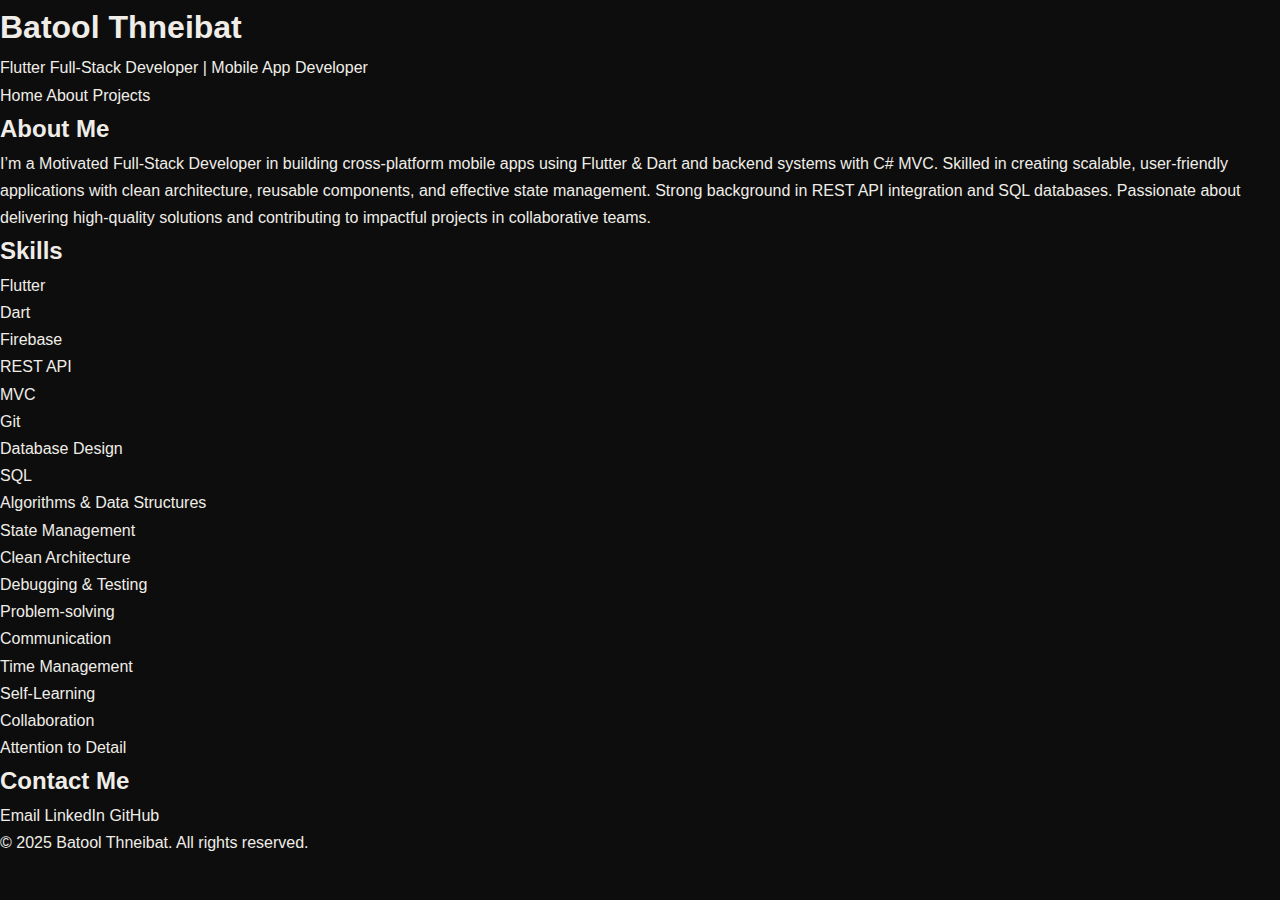
<file: index.html>
<!DOCTYPE html>
<html lang="en">
<head>
  <meta charset="UTF-8">
  <meta name="viewport" content="width=device-width, initial-scale=1.0">
  <meta name="description" content="Batool Thneibat – Flutter Full-Stack Developer | Mobile App Developer with 3 years experience.">
  <meta name="keywords" content="Flutter, Dart, Mobile App Developer, MVC, Firebase, GitHub">
  <meta name="author" content="Batool Thneibat">
  <title>Batool Thneibat | Home</title>
  <link rel="stylesheet" href="style.css">
</head>
<body>
  <header>
    <h1>Batool Thneibat</h1>
    <p>Flutter Full-Stack Developer | Mobile App Developer</p>
    <nav>
      <a href="index.html">Home</a>
      <a href="about.html">About</a>
      <a href="projects.html">Projects</a>
    </nav>
  </header>

  <section id="about">
    <h2>About Me</h2>
    <p>I’m a Motivated Full-Stack Developer in building cross-platform mobile apps using Flutter & Dart and backend
     systems with C# MVC. Skilled in creating scalable, user-friendly applications with clean architecture, reusable
     components, and effective state management. Strong background in REST API integration and SQL databases.
     Passionate about delivering high-quality solutions and contributing to impactful projects in collaborative teams.</p>
  </section>

  <section id="skills">
    <h2>Skills</h2>
    <div class="skills">
      <div class="skill">Flutter</div>
      <div class="skill">Dart</div>
      <div class="skill">Firebase</div>
      <div class="skill">REST API</div>
      <div class="skill">MVC</div>
      <div class="skill">Git</div>
      <div class="skill">Database Design</div>
      <div class="skill">SQL</div>
      <div class="skill">Algorithms & Data Structures</div>
      <div class="skill">State Management</div>
      <div class="skill">Clean Architecture</div>
      <div class="skill">Debugging & Testing</div>
      <div class="skill">Problem-solving</div>
      <div class="skill">Communication</div>
      <div class="skill">Time Management</div>
      <div class="skill">Self-Learning</div>
      <div class="skill">Collaboration</div>
      <div class="skill">Attention to Detail</div>
    </div>
  </section>

  <section id="contact">
    <h2>Contact Me</h2>
    <a href="mailto:batoolthneibat899@gmail.com">Email</a>
    <a href="https://www.linkedin.com/in/batool-al-thneibat-3715621b2" target="_blank">LinkedIn</a>
    <a href="https://github.com/BatoolThneibat" target="_blank">GitHub</a>
  </section>

  <footer>
    &copy; 2025 Batool Thneibat. All rights reserved.
  </footer>
</body>
</html>
</file>
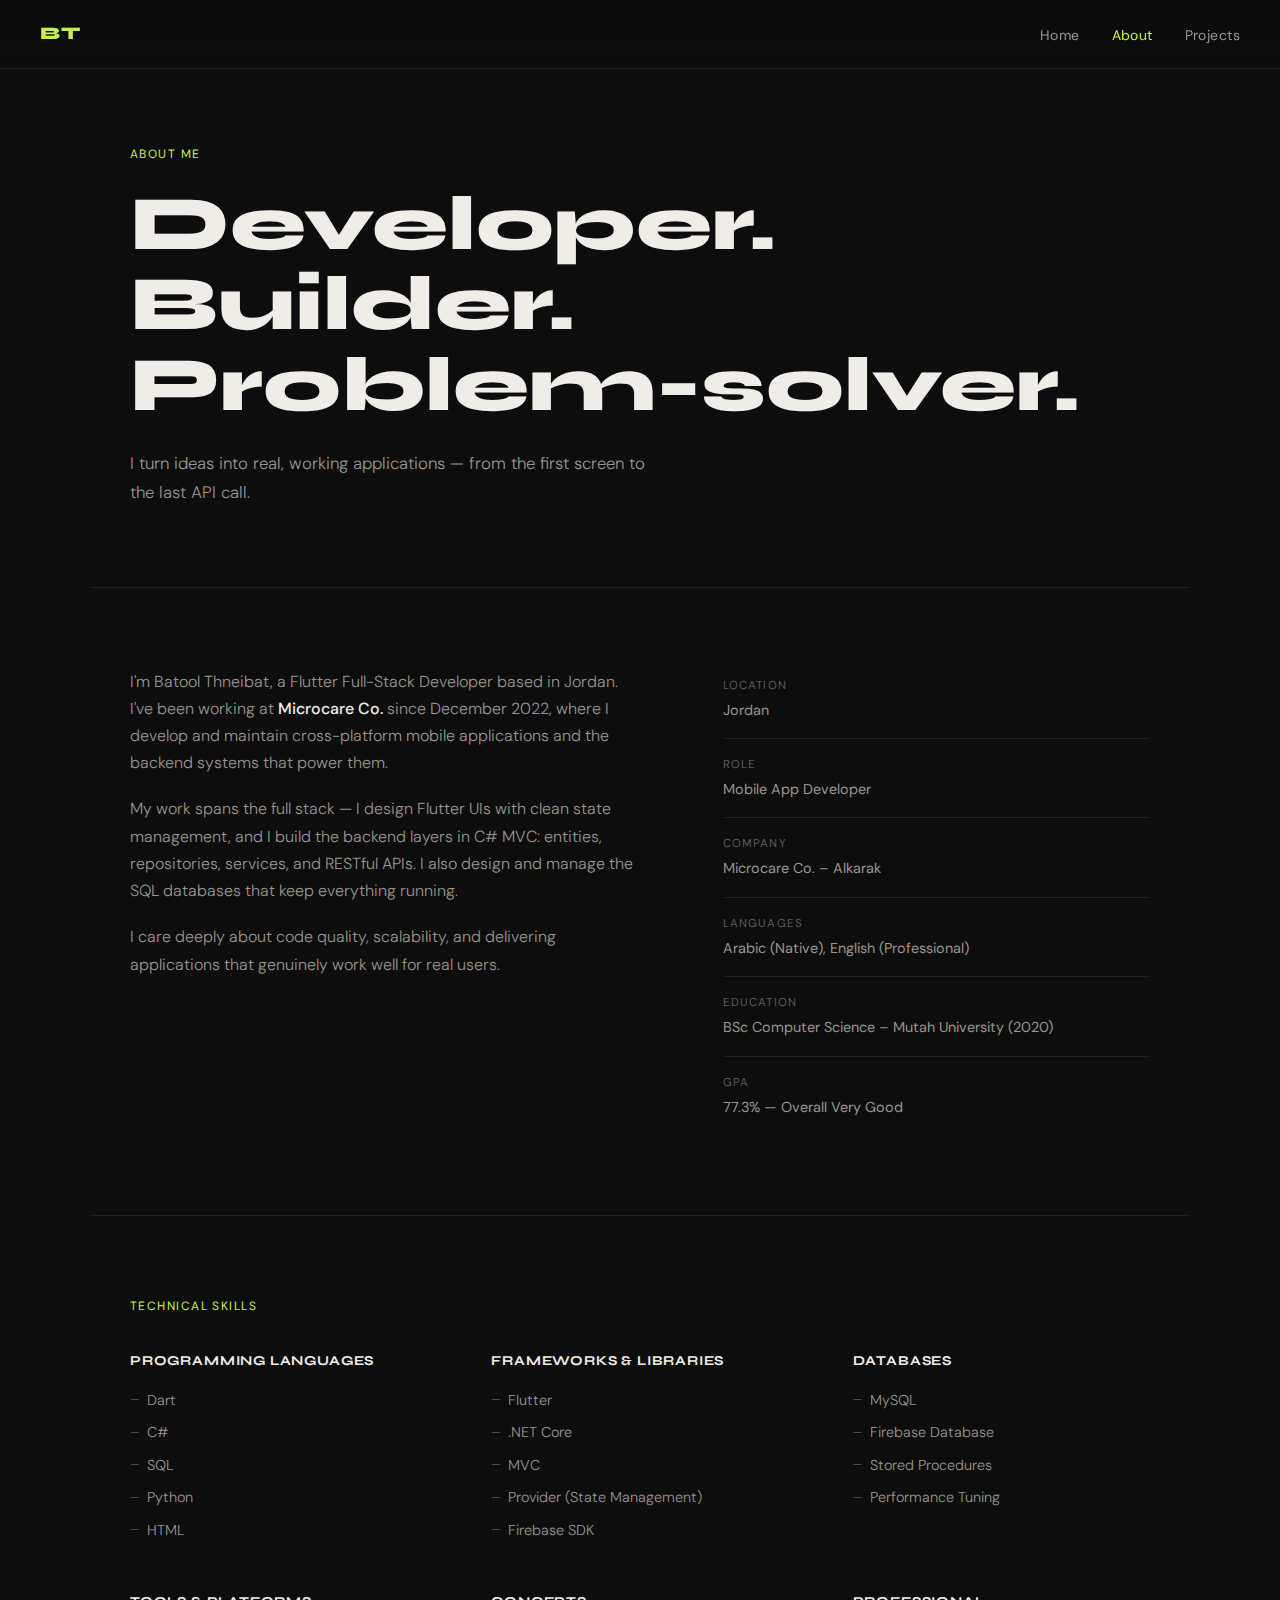
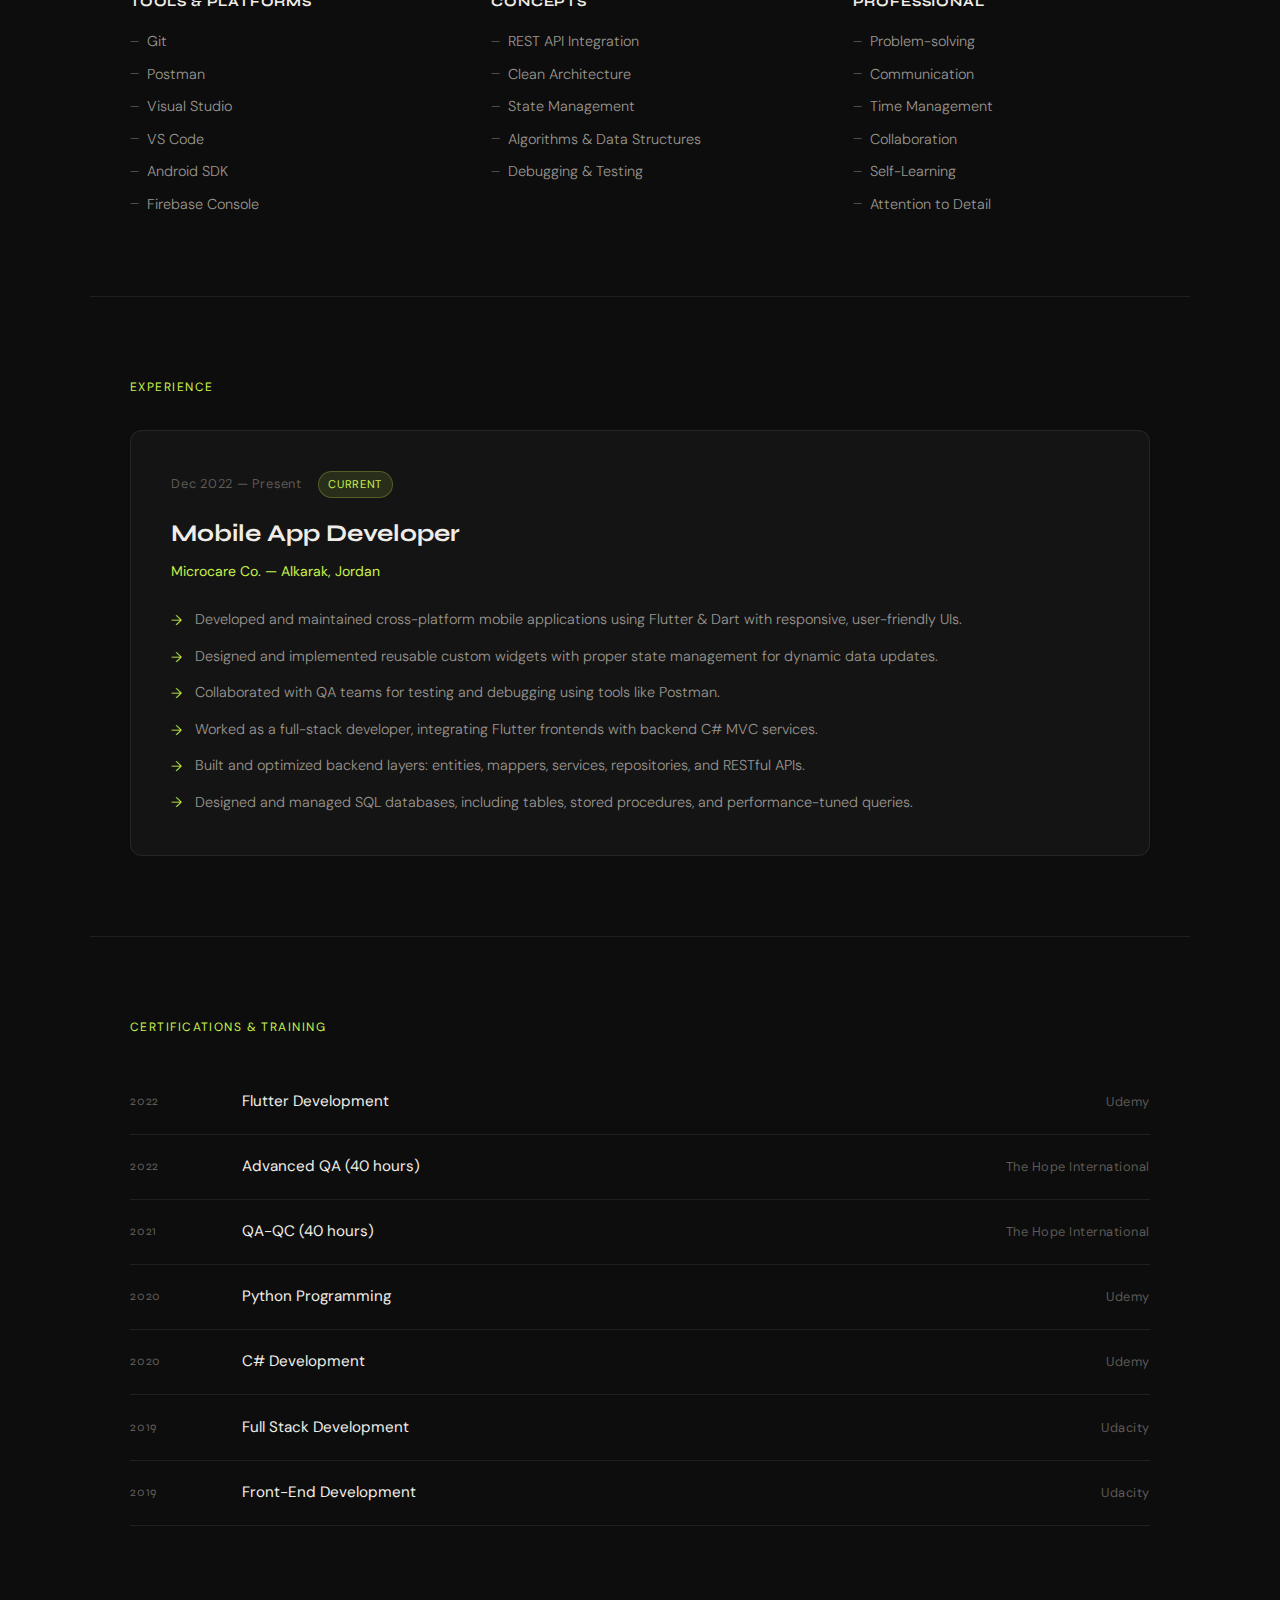
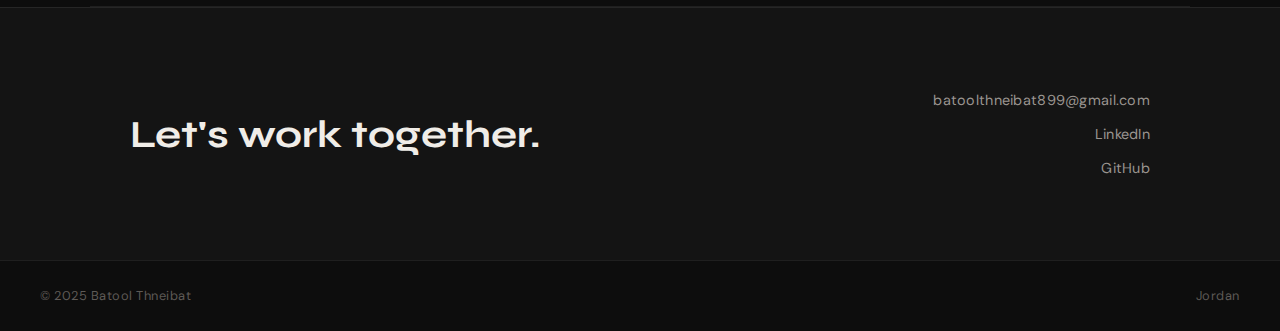
<file: about.html>
<!DOCTYPE html>
<html lang="en">
<head>
  <meta charset="UTF-8" />
  <meta name="viewport" content="width=device-width, initial-scale=1.0" />
  <title>About | Batool Thneibat</title>
  <link rel="stylesheet" href="style.css" />
  <link href="https://fonts.googleapis.com/css2?family=Syne:wght@400;600;700;800&family=DM+Sans:ital,opsz,wght@0,9..40,300;0,9..40,400;0,9..40,500;1,9..40,300&display=swap" rel="stylesheet" />
</head>
<body>

  <nav class="nav">
    <span class="nav-logo">BT</span>
    <ul class="nav-links">
      <li><a href="index.html">Home</a></li>
      <li><a href="about.html" class="active">About</a></li>
      <li><a href="projects.html">Projects</a></li>
    </ul>
  </nav>

  <section class="page-hero">
    <div class="section-label">About me</div>
    <h1>Developer. Builder.<br/>Problem-solver.</h1>
    <p class="page-hero-sub">I turn ideas into real, working applications — from the first screen to the last API call.</p>
  </section>

  <section class="about-bio">
    <div class="bio-block">
      <p>I'm Batool Thneibat, a Flutter Full-Stack Developer based in Jordan. I've been working at <strong>Microcare Co.</strong> since December 2022, where I develop and maintain cross-platform mobile applications and the backend systems that power them.</p>
      <p>My work spans the full stack — I design Flutter UIs with clean state management, and I build the backend layers in C# MVC: entities, repositories, services, and RESTful APIs. I also design and manage the SQL databases that keep everything running.</p>
      <p>I care deeply about code quality, scalability, and delivering applications that genuinely work well for real users.</p>
    </div>
    <div class="bio-info">
      <div class="bio-info-row">
        <span class="bio-info-label">Location</span>
        <span>Jordan</span>
      </div>
      <div class="bio-info-row">
        <span class="bio-info-label">Role</span>
        <span>Mobile App Developer</span>
      </div>
      <div class="bio-info-row">
        <span class="bio-info-label">Company</span>
        <span>Microcare Co. – Alkarak</span>
      </div>
      <div class="bio-info-row">
        <span class="bio-info-label">Languages</span>
        <span>Arabic (Native), English (Professional)</span>
      </div>
      <div class="bio-info-row">
        <span class="bio-info-label">Education</span>
        <span>BSc Computer Science – Mutah University (2020)</span>
      </div>
      <div class="bio-info-row">
        <span class="bio-info-label">GPA</span>
        <span>77.3% — Overall Very Good</span>
      </div>
    </div>
  </section>

  <section class="skills-section">
    <div class="section-label">Technical skills</div>
    <div class="skills-grid">
      <div class="skills-col">
        <h3>Programming Languages</h3>
        <ul>
          <li>Dart</li>
          <li>C#</li>
          <li>SQL</li>
          <li>Python</li>
          <li>HTML</li>
        </ul>
      </div>
      <div class="skills-col">
        <h3>Frameworks & Libraries</h3>
        <ul>
          <li>Flutter</li>
          <li>.NET Core</li>
          <li>MVC</li>
          <li>Provider (State Management)</li>
          <li>Firebase SDK</li>
        </ul>
      </div>
      <div class="skills-col">
        <h3>Databases</h3>
        <ul>
          <li>MySQL</li>
          <li>Firebase Database</li>
          <li>Stored Procedures</li>
          <li>Performance Tuning</li>
        </ul>
      </div>
      <div class="skills-col">
        <h3>Tools & Platforms</h3>
        <ul>
          <li>Git</li>
          <li>Postman</li>
          <li>Visual Studio</li>
          <li>VS Code</li>
          <li>Android SDK</li>
          <li>Firebase Console</li>
        </ul>
      </div>
      <div class="skills-col">
        <h3>Concepts</h3>
        <ul>
          <li>REST API Integration</li>
          <li>Clean Architecture</li>
          <li>State Management</li>
          <li>Algorithms & Data Structures</li>
          <li>Debugging & Testing</li>
        </ul>
      </div>
      <div class="skills-col">
        <h3>Professional</h3>
        <ul>
          <li>Problem-solving</li>
          <li>Communication</li>
          <li>Time Management</li>
          <li>Collaboration</li>
          <li>Self-Learning</li>
          <li>Attention to Detail</li>
        </ul>
      </div>
    </div>
  </section>

  <section class="experience-section">
    <div class="section-label">Experience</div>
    <div class="exp-item">
      <div class="exp-meta">
        <span class="exp-date">Dec 2022 — Present</span>
        <span class="exp-badge">Current</span>
      </div>
      <h3>Mobile App Developer</h3>
      <p class="exp-company">Microcare Co. — Alkarak, Jordan</p>
      <ul class="exp-list">
        <li>Developed and maintained cross-platform mobile applications using Flutter & Dart with responsive, user-friendly UIs.</li>
        <li>Designed and implemented reusable custom widgets with proper state management for dynamic data updates.</li>
        <li>Collaborated with QA teams for testing and debugging using tools like Postman.</li>
        <li>Worked as a full-stack developer, integrating Flutter frontends with backend C# MVC services.</li>
        <li>Built and optimized backend layers: entities, mappers, services, repositories, and RESTful APIs.</li>
        <li>Designed and managed SQL databases, including tables, stored procedures, and performance-tuned queries.</li>
      </ul>
    </div>
  </section>

  <section class="certs-section">
    <div class="section-label">Certifications & Training</div>
    <div class="certs-list">
      <div class="cert-item">
        <span class="cert-year">2022</span>
        <span class="cert-name">Flutter Development</span>
        <span class="cert-org">Udemy</span>
      </div>
      <div class="cert-item">
        <span class="cert-year">2022</span>
        <span class="cert-name">Advanced QA (40 hours)</span>
        <span class="cert-org">The Hope International</span>
      </div>
      <div class="cert-item">
        <span class="cert-year">2021</span>
        <span class="cert-name">QA-QC (40 hours)</span>
        <span class="cert-org">The Hope International</span>
      </div>
      <div class="cert-item">
        <span class="cert-year">2020</span>
        <span class="cert-name">Python Programming</span>
        <span class="cert-org">Udemy</span>
      </div>
      <div class="cert-item">
        <span class="cert-year">2020</span>
        <span class="cert-name">C# Development</span>
        <span class="cert-org">Udemy</span>
      </div>
      <div class="cert-item">
        <span class="cert-year">2019</span>
        <span class="cert-name">Full Stack Development</span>
        <span class="cert-org">Udacity</span>
      </div>
      <div class="cert-item">
        <span class="cert-year">2019</span>
        <span class="cert-name">Front-End Development</span>
        <span class="cert-org">Udacity</span>
      </div>
    </div>
  </section>

  <section class="contact-strip">
    <div class="contact-strip-inner">
      <h2>Let's work together.</h2>
      <div class="contact-links">
        <a href="mailto:batoolthneibat899@gmail.com">batoolthneibat899@gmail.com</a>
        <a href="https://www.linkedin.com/in/batool-al-thneibat-3715621b2" target="_blank">LinkedIn</a>
        <a href="https://github.com/BatoolThneibat" target="_blank">GitHub</a>
      </div>
    </div>
  </section>

  <footer class="footer">
    <span>© 2025 Batool Thneibat</span>
    <span>Jordan</span>
  </footer>

</body>
</html>
</file>
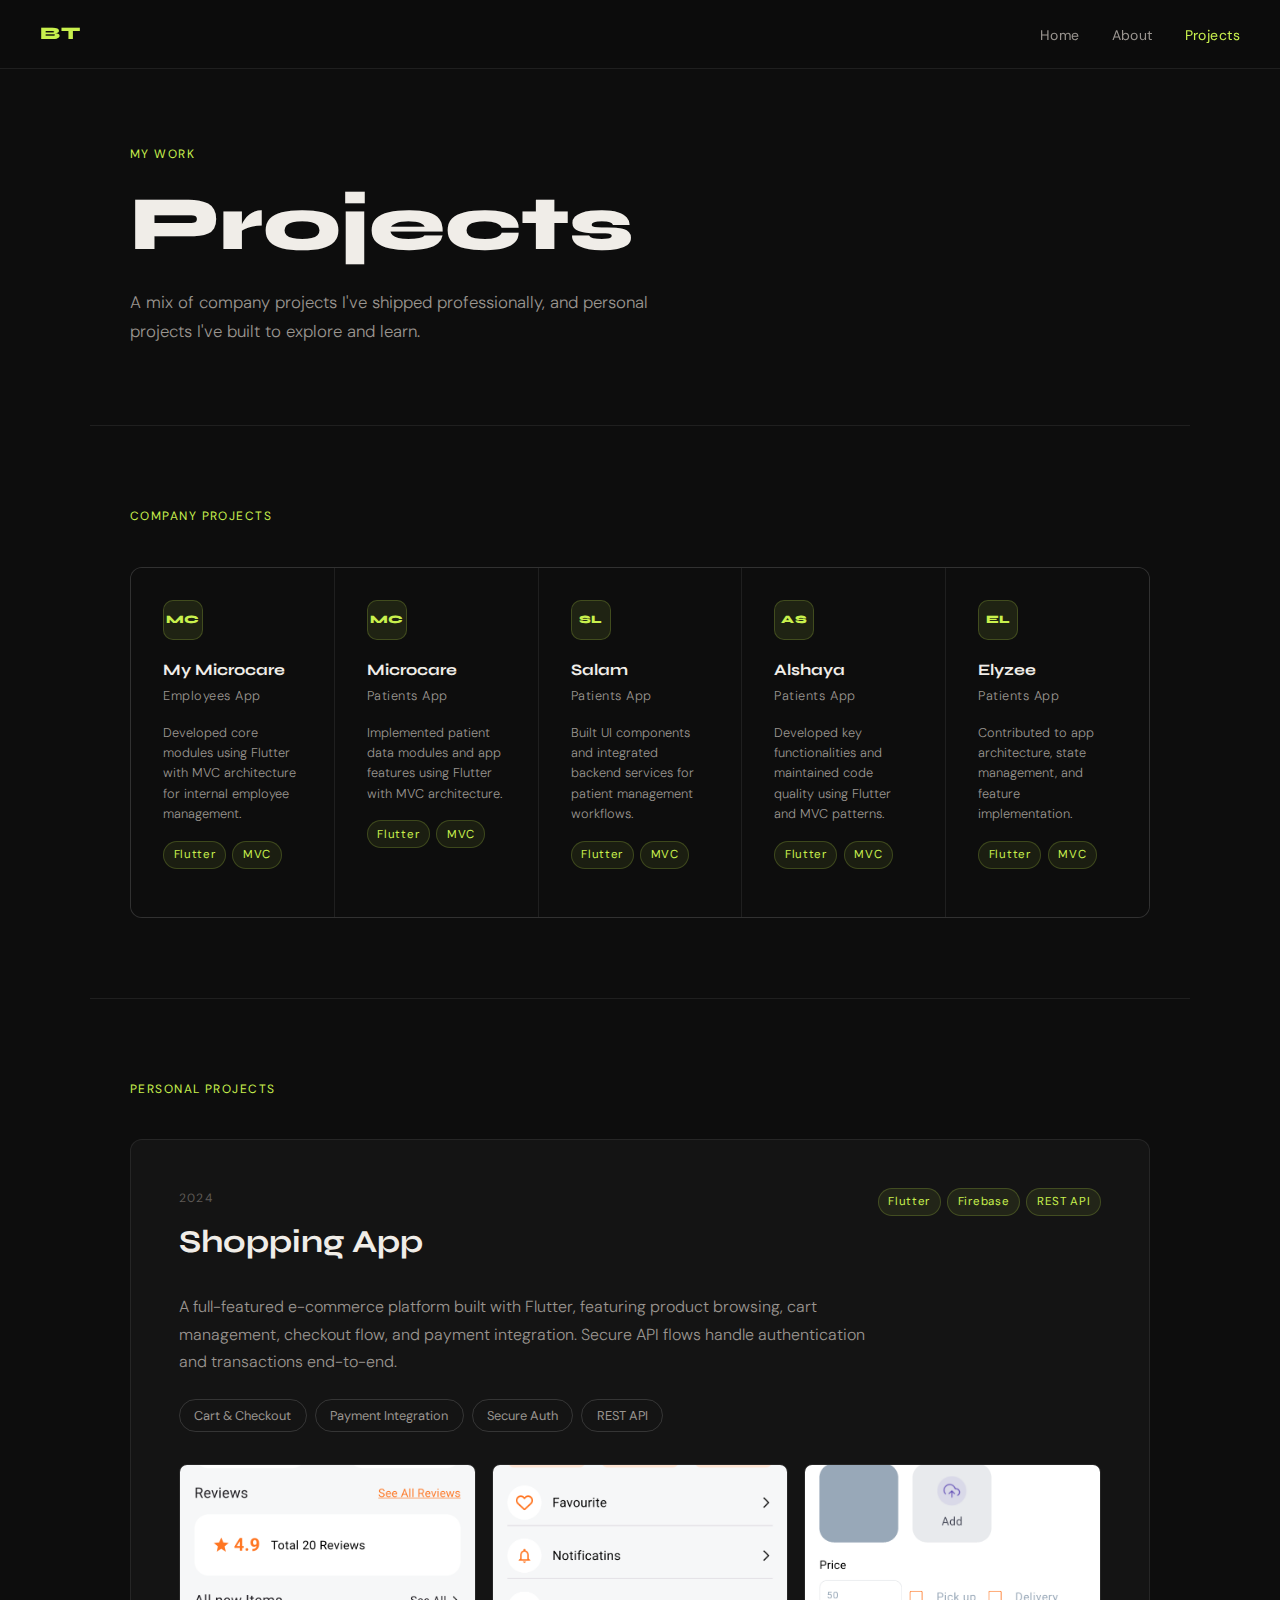
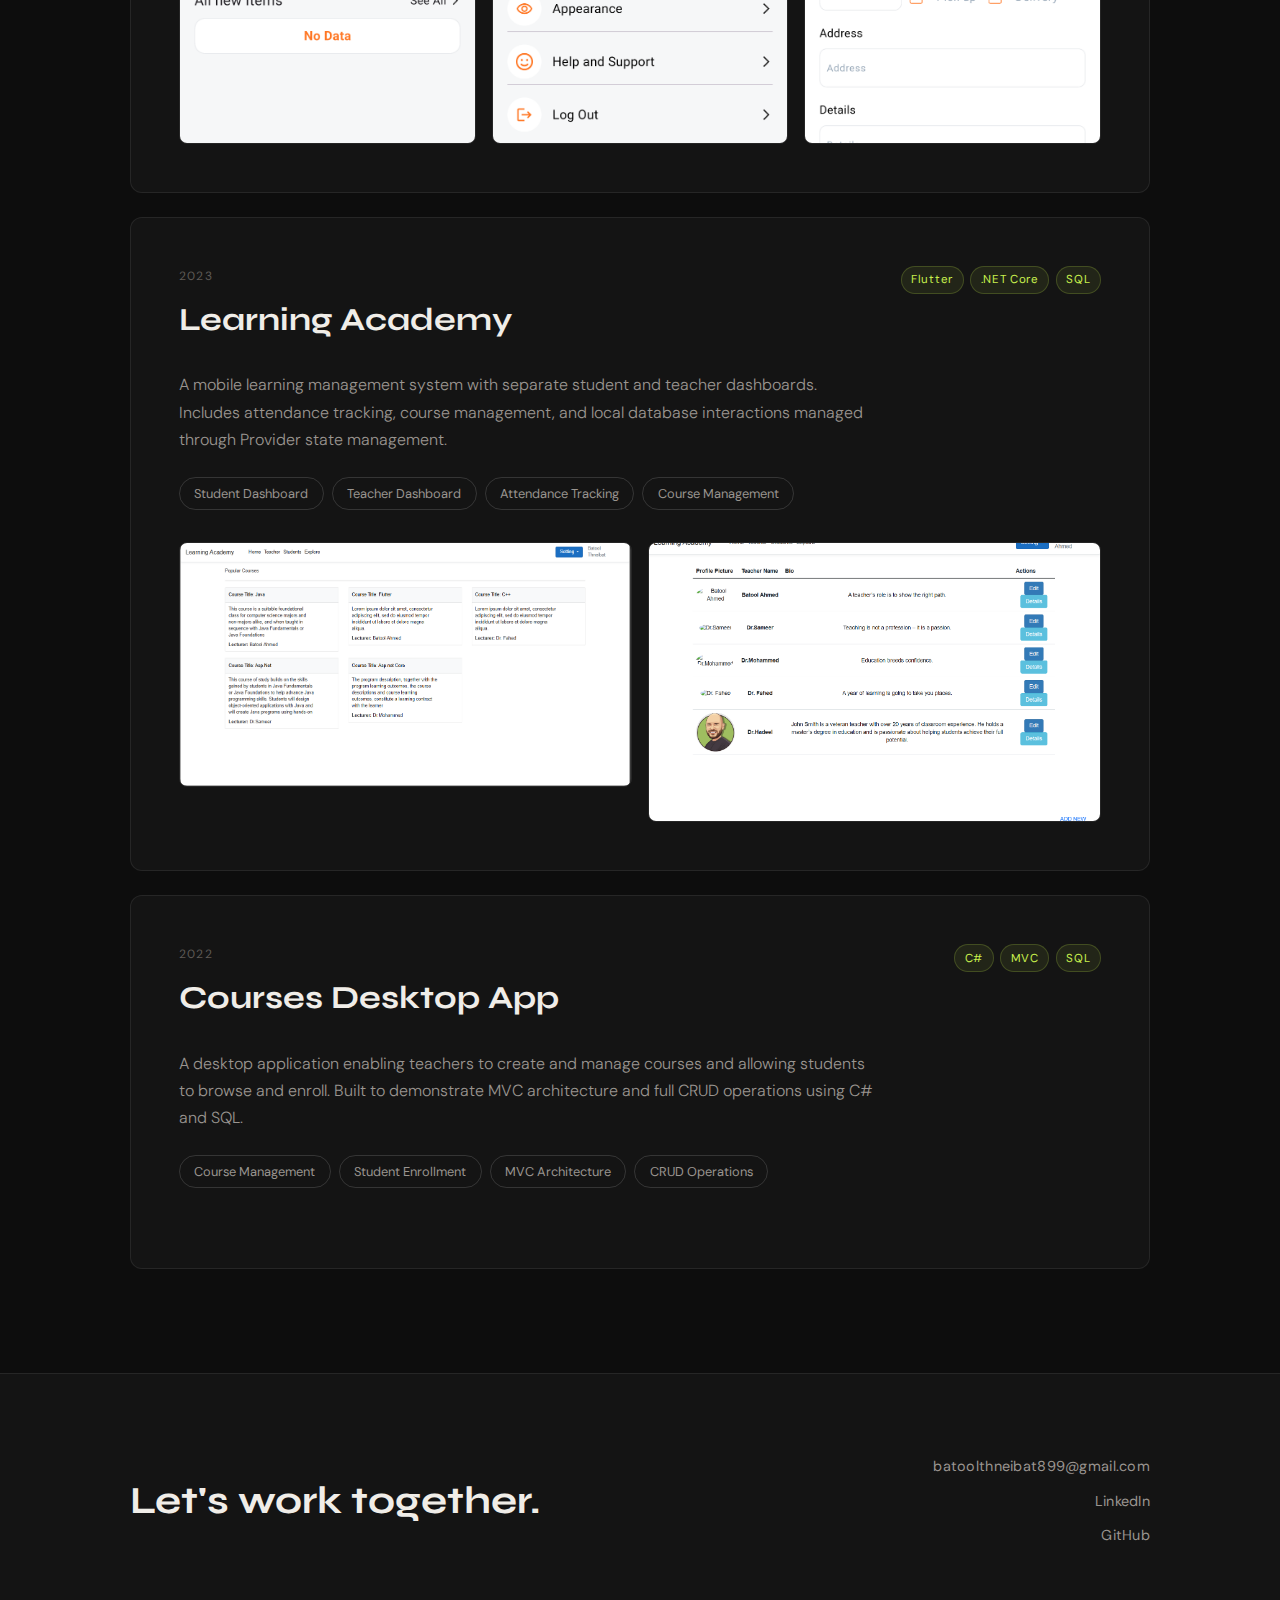
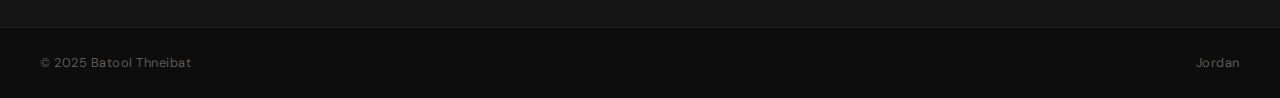
<file: projects.html>
<!DOCTYPE html>
<html lang="en">
<head>
  <meta charset="UTF-8" />
  <meta name="viewport" content="width=device-width, initial-scale=1.0" />
  <title>Projects | Batool Thneibat</title>
  <link rel="stylesheet" href="style.css" />
  <link href="https://fonts.googleapis.com/css2?family=Syne:wght@400;600;700;800&family=DM+Sans:ital,opsz,wght@0,9..40,300;0,9..40,400;0,9..40,500;1,9..40,300&display=swap" rel="stylesheet" />
</head>
<body>

  <nav class="nav">
    <span class="nav-logo">BT</span>
    <ul class="nav-links">
      <li><a href="index.html">Home</a></li>
      <li><a href="about.html">About</a></li>
      <li><a href="projects.html" class="active">Projects</a></li>
    </ul>
  </nav>

  <section class="page-hero">
    <div class="section-label">My work</div>
    <h1>Projects</h1>
    <p class="page-hero-sub">A mix of company projects I've shipped professionally, and personal projects I've built to explore and learn.</p>
  </section>

  <section class="projects-section">
    <div class="projects-category-label">Company Projects</div>

    <div class="company-projects-grid">
      <div class="company-project-card">
        <div class="cp-icon">MC</div>
        <h3>My Microcare</h3>
        <p class="cp-sub">Employees App</p>
        <p>Developed core modules using Flutter with MVC architecture for internal employee management.</p>
        <div class="project-tags"><span>Flutter</span><span>MVC</span></div>
      </div>
      <div class="company-project-card">
        <div class="cp-icon">MC</div>
        <h3>Microcare</h3>
        <p class="cp-sub">Patients App</p>
        <p>Implemented patient data modules and app features using Flutter with MVC architecture.</p>
        <div class="project-tags"><span>Flutter</span><span>MVC</span></div>
      </div>
      <div class="company-project-card">
        <div class="cp-icon">SL</div>
        <h3>Salam</h3>
        <p class="cp-sub">Patients App</p>
        <p>Built UI components and integrated backend services for patient management workflows.</p>
        <div class="project-tags"><span>Flutter</span><span>MVC</span></div>
      </div>
      <div class="company-project-card">
        <div class="cp-icon">AS</div>
        <h3>Alshaya</h3>
        <p class="cp-sub">Patients App</p>
        <p>Developed key functionalities and maintained code quality using Flutter and MVC patterns.</p>
        <div class="project-tags"><span>Flutter</span><span>MVC</span></div>
      </div>
      <div class="company-project-card">
        <div class="cp-icon">EL</div>
        <h3>Elyzee</h3>
        <p class="cp-sub">Patients App</p>
        <p>Contributed to app architecture, state management, and feature implementation.</p>
        <div class="project-tags"><span>Flutter</span><span>MVC</span></div>
      </div>
    </div>
  </section>

  <section class="projects-section personal-section">
    <div class="projects-category-label">Personal Projects</div>

    <div class="personal-project">
      <div class="pp-header">
        <div>
          <span class="pp-year">2024</span>
          <h2>Shopping App</h2>
        </div>
        <div class="project-tags"><span>Flutter</span><span>Firebase</span><span>REST API</span></div>
      </div>
      <p class="pp-desc">A full-featured e-commerce platform built with Flutter, featuring product browsing, cart management, checkout flow, and payment integration. Secure API flows handle authentication and transactions end-to-end.</p>
      <div class="pp-features">
        <div class="pp-feature">Cart & Checkout</div>
        <div class="pp-feature">Payment Integration</div>
        <div class="pp-feature">Secure Auth</div>
        <div class="pp-feature">REST API</div>
      </div>
      <div class="pp-screenshots">
        <img src="assets/Shopping App1.png" alt="Shopping App Dashboard" onerror="this.parentElement.style.display='none'" />
        <img src="assets/Shopping App2.png" alt="Shopping App Profile" onerror="this.style.display='none'" />
        <img src="assets/Shopping App3.png" alt="Shopping App Add Item" onerror="this.style.display='none'" />
      </div>
    </div>

    <div class="personal-project">
      <div class="pp-header">
        <div>
          <span class="pp-year">2023</span>
          <h2>Learning Academy</h2>
        </div>
        <div class="project-tags"><span>Flutter</span><span>.NET Core</span><span>SQL</span></div>
      </div>
      <p class="pp-desc">A mobile learning management system with separate student and teacher dashboards. Includes attendance tracking, course management, and local database interactions managed through Provider state management.</p>
      <div class="pp-features">
        <div class="pp-feature">Student Dashboard</div>
        <div class="pp-feature">Teacher Dashboard</div>
        <div class="pp-feature">Attendance Tracking</div>
        <div class="pp-feature">Course Management</div>
      </div>
      <div class="pp-screenshots">
        <img src="assets/LearningAcademyScreen.png" alt="Learning Academy Dashboard" onerror="this.parentElement.style.display='none'" />
        <img src="assets/LearningAcademyScreen2.png" alt="Learning Academy Teacher" onerror="this.style.display='none'" />
      </div>
    </div>

    <div class="personal-project">
      <div class="pp-header">
        <div>
          <span class="pp-year">2022</span>
          <h2>Courses Desktop App</h2>
        </div>
        <div class="project-tags"><span>C#</span><span>MVC</span><span>SQL</span></div>
      </div>
      <p class="pp-desc">A desktop application enabling teachers to create and manage courses and allowing students to browse and enroll. Built to demonstrate MVC architecture and full CRUD operations using C# and SQL.</p>
      <div class="pp-features">
        <div class="pp-feature">Course Management</div>
        <div class="pp-feature">Student Enrollment</div>
        <div class="pp-feature">MVC Architecture</div>
        <div class="pp-feature">CRUD Operations</div>
      </div>
    </div>
  </section>

  <section class="contact-strip">
    <div class="contact-strip-inner">
      <h2>Let's work together.</h2>
      <div class="contact-links">
        <a href="mailto:batoolthneibat899@gmail.com">batoolthneibat899@gmail.com</a>
        <a href="https://www.linkedin.com/in/batool-al-thneibat-3715621b2" target="_blank">LinkedIn</a>
        <a href="https://github.com/BatoolThneibat" target="_blank">GitHub</a>
      </div>
    </div>
  </section>

  <footer class="footer">
    <span>© 2025 Batool Thneibat</span>
    <span>Jordan</span>
  </footer>

</body>
</html>
</file>
<file: style.css>
/* ========== RESET & BASE ========== */
*, *::before, *::after { box-sizing: border-box; margin: 0; padding: 0; }

:root {
  --bg: #0d0d0d;
  --bg2: #141414;
  --bg3: #1c1c1c;
  --border: rgba(255,255,255,0.08);
  --border2: rgba(255,255,255,0.14);
  --text: #f0ede8;
  --text2: #9a9590;
  --text3: #5e5a56;
  --accent: #c8f04d;
  --accent2: #a8d930;
  --accent-dark: #0d0d0d;
  --font-display: 'Syne', sans-serif;
  --font-body: 'DM Sans', sans-serif;
  --max: 1100px;
  --radius: 12px;
}

html { scroll-behavior: smooth; }

body {
  background: var(--bg);
  color: var(--text);
  font-family: var(--font-body);
  font-size: 16px;
  line-height: 1.7;
  -webkit-font-smoothing: antialiased;
}

a { color: inherit; text-decoration: none; }

/* ========== NAV ========== */
.nav {
  position: fixed;
  top: 0; left: 0; right: 0;
  z-index: 100;
  display: flex;
  align-items: center;
  justify-content: space-between;
  padding: 1.2rem 2.5rem;
  background: rgba(13,13,13,0.85);
  backdrop-filter: blur(12px);
  border-bottom: 0.5px solid var(--border);
}

.nav-logo {
  font-family: var(--font-display);
  font-weight: 800;
  font-size: 1.1rem;
  color: var(--accent);
  letter-spacing: 0.05em;
}

.nav-links {
  display: flex;
  gap: 2rem;
  list-style: none;
}

.nav-links a {
  font-size: 0.875rem;
  font-weight: 400;
  color: var(--text2);
  letter-spacing: 0.03em;
  transition: color 0.2s;
}

.nav-links a:hover,
.nav-links a.active {
  color: var(--text);
}

.nav-links a.active {
  color: var(--accent);
}

/* ========== HERO ========== */
.hero {
  min-height: 100vh;
  display: flex;
  flex-direction: column;
  justify-content: center;
  padding: 7rem 2.5rem 4rem;
  max-width: var(--max);
  margin: 0 auto;
  position: relative;
}

.hero-tag {
  display: inline-flex;
  align-items: center;
  gap: 0.5rem;
  font-size: 0.8rem;
  letter-spacing: 0.08em;
  text-transform: uppercase;
  color: var(--accent);
  background: rgba(200,240,77,0.1);
  border: 0.5px solid rgba(200,240,77,0.25);
  border-radius: 100px;
  padding: 0.35rem 1rem;
  margin-bottom: 2.5rem;
  width: fit-content;
}

.hero-tag::before {
  content: '';
  display: inline-block;
  width: 6px; height: 6px;
  border-radius: 50%;
  background: var(--accent);
  animation: pulse 2s infinite;
}

@keyframes pulse {
  0%, 100% { opacity: 1; }
  50% { opacity: 0.3; }
}

.hero-name {
  font-family: var(--font-display);
  font-size: clamp(4rem, 10vw, 8rem);
  font-weight: 800;
  line-height: 0.95;
  letter-spacing: -0.02em;
  margin-bottom: 1.5rem;
  color: var(--text);
}

.hero-name-accent {
  color: var(--accent);
}

.hero-title {
  font-family: var(--font-display);
  font-size: clamp(1rem, 2vw, 1.3rem);
  font-weight: 400;
  color: var(--text2);
  margin-bottom: 1.5rem;
  letter-spacing: 0.02em;
}

.hero-desc {
  max-width: 500px;
  color: var(--text2);
  font-size: 1rem;
  font-weight: 300;
  margin-bottom: 3rem;
}

.hero-cta {
  display: flex;
  gap: 1rem;
  flex-wrap: wrap;
}

.btn-primary {
  display: inline-block;
  background: var(--accent);
  color: var(--accent-dark);
  font-family: var(--font-display);
  font-weight: 700;
  font-size: 0.9rem;
  letter-spacing: 0.03em;
  padding: 0.85rem 2rem;
  border-radius: 100px;
  transition: background 0.2s, transform 0.15s;
}

.btn-primary:hover {
  background: var(--accent2);
  transform: translateY(-2px);
}

.btn-secondary {
  display: inline-block;
  border: 0.5px solid var(--border2);
  color: var(--text);
  font-family: var(--font-display);
  font-weight: 600;
  font-size: 0.9rem;
  letter-spacing: 0.03em;
  padding: 0.85rem 2rem;
  border-radius: 100px;
  transition: border-color 0.2s, transform 0.15s;
}

.btn-secondary:hover {
  border-color: var(--text2);
  transform: translateY(-2px);
}

.hero-scroll-hint {
  position: absolute;
  bottom: 2rem;
  left: 2.5rem;
  font-size: 0.75rem;
  letter-spacing: 0.15em;
  text-transform: uppercase;
  color: var(--text3);
  writing-mode: vertical-rl;
}

/* ========== SKILLS BAR ========== */
.skills-bar {
  border-top: 0.5px solid var(--border);
  border-bottom: 0.5px solid var(--border);
  background: var(--bg2);
  padding: 1.1rem 2.5rem;
  overflow: hidden;
}

.skills-bar-inner {
  display: flex;
  align-items: center;
  gap: 1.2rem;
  font-size: 0.8rem;
  letter-spacing: 0.08em;
  text-transform: uppercase;
  color: var(--text3);
  white-space: nowrap;
}

.skills-bar-inner span:not(.dot) {
  transition: color 0.2s;
}

.skills-bar-inner span:not(.dot):hover {
  color: var(--accent);
}

.dot { color: var(--border2); }

/* ========== HIGHLIGHTS ========== */
.highlights {
  display: grid;
  grid-template-columns: repeat(4, 1fr);
  border-bottom: 0.5px solid var(--border);
}

.highlight-card {
  padding: 3rem 2rem;
  border-right: 0.5px solid var(--border);
  text-align: center;
}

.highlight-card:last-child { border-right: none; }

.highlight-num {
  font-family: var(--font-display);
  font-size: 3rem;
  font-weight: 800;
  color: var(--accent);
  line-height: 1;
  margin-bottom: 0.5rem;
}

.highlight-label {
  font-size: 0.8rem;
  color: var(--text3);
  letter-spacing: 0.06em;
  text-transform: uppercase;
}

/* ========== ABOUT PREVIEW ========== */
.about-preview {
  display: grid;
  grid-template-columns: 1fr 1fr;
  gap: 5rem;
  max-width: var(--max);
  margin: 0 auto;
  padding: 6rem 2.5rem;
  border-bottom: 0.5px solid var(--border);
}

.section-label {
  font-size: 0.75rem;
  letter-spacing: 0.12em;
  text-transform: uppercase;
  color: var(--accent);
  margin-bottom: 1.2rem;
}

.about-preview-text h2 {
  font-family: var(--font-display);
  font-size: clamp(1.6rem, 3vw, 2.4rem);
  font-weight: 700;
  line-height: 1.2;
  margin-bottom: 1.5rem;
  color: var(--text);
}

.about-preview-text p {
  color: var(--text2);
  font-weight: 300;
  margin-bottom: 2rem;
}

.link-arrow {
  font-size: 0.9rem;
  font-weight: 500;
  color: var(--accent);
  letter-spacing: 0.03em;
  transition: letter-spacing 0.2s;
}

.link-arrow:hover { letter-spacing: 0.08em; }

.about-preview-skills {
  display: flex;
  flex-direction: column;
  gap: 1.8rem;
}

.skill-group-title {
  font-size: 0.72rem;
  letter-spacing: 0.1em;
  text-transform: uppercase;
  color: var(--text3);
  margin-bottom: 0.6rem;
}

.skill-pills {
  display: flex;
  flex-wrap: wrap;
  gap: 0.5rem;
}

.skill-pills span {
  font-size: 0.8rem;
  padding: 0.3rem 0.8rem;
  border: 0.5px solid var(--border2);
  border-radius: 100px;
  color: var(--text2);
  transition: border-color 0.2s, color 0.2s;
}

.skill-pills span:hover {
  border-color: var(--accent);
  color: var(--accent);
}

/* ========== FEATURED PROJECTS ========== */
.featured-projects {
  max-width: var(--max);
  margin: 0 auto;
  padding: 6rem 2.5rem;
  border-bottom: 0.5px solid var(--border);
}

.featured-projects h2 {
  font-family: var(--font-display);
  font-size: clamp(1.8rem, 3vw, 2.8rem);
  font-weight: 700;
  margin-bottom: 3rem;
  color: var(--text);
}

.project-cards {
  display: grid;
  grid-template-columns: repeat(3, 1fr);
  gap: 1px;
  background: var(--border);
  border: 0.5px solid var(--border);
  border-radius: var(--radius);
  overflow: hidden;
}

.project-card {
  display: block;
  background: var(--bg);
  padding: 2.5rem;
  position: relative;
  transition: background 0.2s;
}

.project-card:hover {
  background: var(--bg3);
}

.project-year {
  font-size: 0.75rem;
  letter-spacing: 0.1em;
  color: var(--text3);
  text-transform: uppercase;
  margin-bottom: 1rem;
}

.project-card h3 {
  font-family: var(--font-display);
  font-size: 1.3rem;
  font-weight: 700;
  margin-bottom: 0.8rem;
  color: var(--text);
}

.project-card p {
  font-size: 0.875rem;
  color: var(--text2);
  font-weight: 300;
  margin-bottom: 1.5rem;
  line-height: 1.6;
}

.project-tags {
  display: flex;
  flex-wrap: wrap;
  gap: 0.4rem;
  margin-bottom: 1rem;
}

.project-tags span {
  font-size: 0.72rem;
  letter-spacing: 0.06em;
  padding: 0.2rem 0.6rem;
  border-radius: 100px;
  background: rgba(200,240,77,0.08);
  color: var(--accent);
  border: 0.5px solid rgba(200,240,77,0.2);
}

.project-arrow {
  position: absolute;
  bottom: 2rem;
  right: 2rem;
  font-size: 1.2rem;
  color: var(--text3);
  transition: color 0.2s, transform 0.2s;
}

.project-card:hover .project-arrow {
  color: var(--accent);
  transform: translate(4px, -4px);
}

/* ========== CONTACT STRIP ========== */
.contact-strip {
  border-top: 0.5px solid var(--border);
  background: var(--bg2);
}

.contact-strip-inner {
  max-width: var(--max);
  margin: 0 auto;
  padding: 5rem 2.5rem;
  display: flex;
  align-items: center;
  justify-content: space-between;
  flex-wrap: wrap;
  gap: 2rem;
}

.contact-strip-inner h2 {
  font-family: var(--font-display);
  font-size: clamp(1.8rem, 3vw, 2.8rem);
  font-weight: 700;
  color: var(--text);
}

.contact-links {
  display: flex;
  flex-direction: column;
  align-items: flex-end;
  gap: 0.6rem;
}

.contact-links a {
  font-size: 0.9rem;
  color: var(--text2);
  transition: color 0.2s;
  letter-spacing: 0.02em;
}

.contact-links a:hover { color: var(--accent); }

/* ========== FOOTER ========== */
.footer {
  border-top: 0.5px solid var(--border);
  padding: 1.5rem 2.5rem;
  display: flex;
  justify-content: space-between;
  font-size: 0.8rem;
  color: var(--text3);
  letter-spacing: 0.04em;
}

/* ========== PAGE HERO ========== */
.page-hero {
  padding: 9rem 2.5rem 5rem;
  max-width: var(--max);
  margin: 0 auto;
  border-bottom: 0.5px solid var(--border);
}

.page-hero h1 {
  font-family: var(--font-display);
  font-size: clamp(2.5rem, 6vw, 5rem);
  font-weight: 800;
  line-height: 1.05;
  margin-bottom: 1.5rem;
  color: var(--text);
}

.page-hero-sub {
  max-width: 520px;
  color: var(--text2);
  font-weight: 300;
  font-size: 1.05rem;
}

/* ========== ABOUT BIO ========== */
.about-bio {
  display: grid;
  grid-template-columns: 1.2fr 1fr;
  gap: 5rem;
  max-width: var(--max);
  margin: 0 auto;
  padding: 5rem 2.5rem;
  border-bottom: 0.5px solid var(--border);
}

.bio-block p {
  color: var(--text2);
  font-weight: 300;
  margin-bottom: 1.2rem;
}

.bio-block strong { color: var(--text); font-weight: 500; }

.bio-info {
  display: flex;
  flex-direction: column;
  gap: 1rem;
  padding-top: 0.5rem;
}

.bio-info-row {
  display: flex;
  flex-direction: column;
  gap: 0.15rem;
  padding-bottom: 1rem;
  border-bottom: 0.5px solid var(--border);
}

.bio-info-row:last-child { border-bottom: none; }

.bio-info-label {
  font-size: 0.72rem;
  letter-spacing: 0.1em;
  text-transform: uppercase;
  color: var(--text3);
}

.bio-info-row span:last-child {
  font-size: 0.9rem;
  color: var(--text2);
}

/* ========== SKILLS SECTION ========== */
.skills-section {
  max-width: var(--max);
  margin: 0 auto;
  padding: 5rem 2.5rem;
  border-bottom: 0.5px solid var(--border);
}

.skills-grid {
  display: grid;
  grid-template-columns: repeat(3, 1fr);
  gap: 3rem 4rem;
  margin-top: 2rem;
}

.skills-col h3 {
  font-family: var(--font-display);
  font-size: 0.85rem;
  font-weight: 700;
  letter-spacing: 0.06em;
  text-transform: uppercase;
  color: var(--text);
  margin-bottom: 1rem;
}

.skills-col ul {
  list-style: none;
  display: flex;
  flex-direction: column;
  gap: 0.5rem;
}

.skills-col ul li {
  font-size: 0.9rem;
  color: var(--text2);
  font-weight: 300;
  display: flex;
  align-items: center;
  gap: 0.5rem;
}

.skills-col ul li::before {
  content: '—';
  color: var(--text3);
  font-size: 0.7rem;
}

/* ========== EXPERIENCE ========== */
.experience-section {
  max-width: var(--max);
  margin: 0 auto;
  padding: 5rem 2.5rem;
  border-bottom: 0.5px solid var(--border);
}

.exp-item {
  padding: 2.5rem;
  background: var(--bg2);
  border: 0.5px solid var(--border);
  border-radius: var(--radius);
  margin-top: 2rem;
}

.exp-meta {
  display: flex;
  align-items: center;
  gap: 1rem;
  margin-bottom: 1rem;
}

.exp-date {
  font-size: 0.8rem;
  color: var(--text3);
  letter-spacing: 0.06em;
}

.exp-badge {
  font-size: 0.7rem;
  padding: 0.2rem 0.6rem;
  border-radius: 100px;
  background: rgba(200,240,77,0.12);
  color: var(--accent);
  border: 0.5px solid rgba(200,240,77,0.25);
  letter-spacing: 0.06em;
  text-transform: uppercase;
}

.exp-item h3 {
  font-family: var(--font-display);
  font-size: 1.5rem;
  font-weight: 700;
  color: var(--text);
  margin-bottom: 0.3rem;
}

.exp-company {
  font-size: 0.875rem;
  color: var(--accent);
  margin-bottom: 1.5rem;
}

.exp-list {
  list-style: none;
  display: flex;
  flex-direction: column;
  gap: 0.7rem;
}

.exp-list li {
  font-size: 0.9rem;
  color: var(--text2);
  font-weight: 300;
  display: flex;
  gap: 0.8rem;
}

.exp-list li::before {
  content: '→';
  color: var(--accent);
  flex-shrink: 0;
  margin-top: 0.05rem;
}

/* ========== CERTS ========== */
.certs-section {
  max-width: var(--max);
  margin: 0 auto;
  padding: 5rem 2.5rem;
  border-bottom: 0.5px solid var(--border);
}

.certs-list {
  margin-top: 2rem;
  display: flex;
  flex-direction: column;
}

.cert-item {
  display: grid;
  grid-template-columns: 80px 1fr auto;
  align-items: center;
  gap: 2rem;
  padding: 1.2rem 0;
  border-bottom: 0.5px solid var(--border);
}

.cert-year {
  font-size: 0.8rem;
  color: var(--text3);
  letter-spacing: 0.06em;
  font-family: var(--font-display);
}

.cert-name {
  font-size: 0.95rem;
  color: var(--text);
  font-weight: 400;
}

.cert-org {
  font-size: 0.8rem;
  color: var(--text3);
  letter-spacing: 0.04em;
}

/* ========== PROJECTS PAGE ========== */
.projects-section {
  max-width: var(--max);
  margin: 0 auto;
  padding: 5rem 2.5rem;
  border-bottom: 0.5px solid var(--border);
}

.personal-section { border-bottom: none; }

.projects-category-label {
  font-size: 0.75rem;
  letter-spacing: 0.12em;
  text-transform: uppercase;
  color: var(--accent);
  margin-bottom: 2.5rem;
}

.company-projects-grid {
  display: grid;
  grid-template-columns: repeat(auto-fill, minmax(200px, 1fr));
  gap: 1px;
  background: var(--border);
  border: 0.5px solid var(--border);
  border-radius: var(--radius);
  overflow: hidden;
}

.company-project-card {
  background: var(--bg);
  padding: 2rem;
  transition: background 0.2s;
}

.company-project-card:hover { background: var(--bg3); }

.cp-icon {
  width: 40px; height: 40px;
  background: rgba(200,240,77,0.1);
  border: 0.5px solid rgba(200,240,77,0.2);
  border-radius: 10px;
  display: flex;
  align-items: center;
  justify-content: center;
  font-family: var(--font-display);
  font-size: 0.7rem;
  font-weight: 800;
  color: var(--accent);
  letter-spacing: 0.05em;
  margin-bottom: 1rem;
}

.company-project-card h3 {
  font-family: var(--font-display);
  font-size: 1rem;
  font-weight: 700;
  color: var(--text);
  margin-bottom: 0.2rem;
}

.cp-sub {
  font-size: 0.75rem;
  color: var(--text3);
  letter-spacing: 0.04em;
  margin-bottom: 0.8rem;
}

.company-project-card p {
  font-size: 0.8rem;
  color: var(--text2);
  font-weight: 300;
  margin-bottom: 1rem;
  line-height: 1.6;
}

/* ========== PERSONAL PROJECT ========== */
.personal-project {
  padding: 3rem;
  background: var(--bg2);
  border: 0.5px solid var(--border);
  border-radius: var(--radius);
  margin-bottom: 1.5rem;
}

.pp-header {
  display: flex;
  justify-content: space-between;
  align-items: flex-start;
  flex-wrap: wrap;
  gap: 1rem;
  margin-bottom: 1.5rem;
}

.pp-year {
  display: block;
  font-size: 0.75rem;
  letter-spacing: 0.1em;
  text-transform: uppercase;
  color: var(--text3);
  margin-bottom: 0.4rem;
}

.pp-header h2 {
  font-family: var(--font-display);
  font-size: clamp(1.5rem, 3vw, 2rem);
  font-weight: 700;
  color: var(--text);
}

.pp-desc {
  color: var(--text2);
  font-weight: 300;
  margin-bottom: 1.5rem;
  max-width: 700px;
}

.pp-features {
  display: flex;
  flex-wrap: wrap;
  gap: 0.5rem;
  margin-bottom: 2rem;
}

.pp-feature {
  font-size: 0.8rem;
  padding: 0.3rem 0.9rem;
  border: 0.5px solid var(--border2);
  border-radius: 100px;
  color: var(--text2);
}

.pp-screenshots {
  display: grid;
  grid-template-columns: repeat(auto-fit, minmax(150px, 1fr));
  gap: 1rem;
  margin-top: 1.5rem;
}

.pp-screenshots img {
  width: 100%;
  border-radius: 8px;
  border: 0.5px solid var(--border);
  object-fit: cover;
  max-height: 280px;
}

/* ========== RESPONSIVE ========== */
@media (max-width: 900px) {
  .highlights { grid-template-columns: repeat(2, 1fr); }
  .about-preview { grid-template-columns: 1fr; gap: 3rem; }
  .project-cards { grid-template-columns: 1fr; }
  .about-bio { grid-template-columns: 1fr; gap: 3rem; }
  .skills-grid { grid-template-columns: repeat(2, 1fr); }
  .contact-strip-inner { flex-direction: column; align-items: flex-start; }
  .contact-links { align-items: flex-start; }
}

@media (max-width: 600px) {
  .nav { padding: 1rem 1.2rem; }
  .hero { padding: 6rem 1.2rem 3rem; }
  .about-preview, .featured-projects, .contact-strip-inner,
  .page-hero, .about-bio, .skills-section,
  .experience-section, .certs-section, .projects-section { padding-left: 1.2rem; padding-right: 1.2rem; }
  .skills-grid { grid-template-columns: 1fr; }
  .highlights { grid-template-columns: 1fr 1fr; }
  .cert-item { grid-template-columns: 60px 1fr; }
  .cert-org { display: none; }
  .personal-project { padding: 2rem 1.2rem; }
  .company-projects-grid { grid-template-columns: 1fr 1fr; }
  .pp-header { flex-direction: column; }
}
</file>
